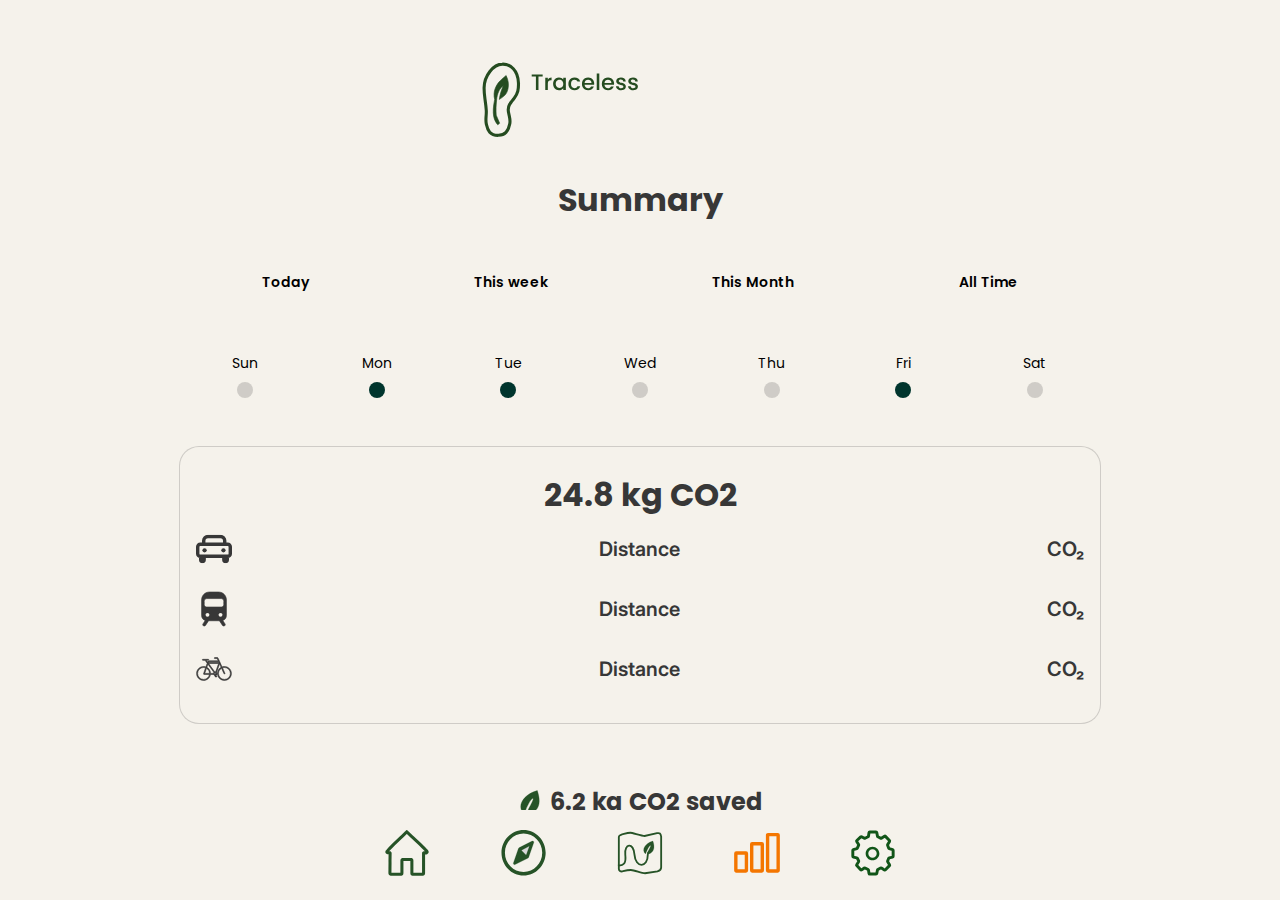
<file: html/summary.html>
<!DOCTYPE html>
<html lang="en">

<head>
    <meta charset="UTF-8">
    <meta name="viewport" content="width=device-width, initial-scale=1.0">
    <link rel="stylesheet" href="../css/summary.css">
    <link rel="stylesheet" href="../css/global-styles/header.css">
    <link rel="stylesheet" href="../css/global-styles/nav.css">
    <link rel="stylesheet" href="../css/global-styles/colors.css">
    <link rel="stylesheet" href="../css/global-styles/fonts.css">
    <title>Traceless</title>
</head>

<body>
    <div class="container">
        <div class="scrollable">
            <div id="header">
                <img src="../assets/logo/LogoGreenSmallText.svg" alt="Icon" class="logo">
            </div>

            <div class="main">
                <h1>Summary</h1>

                <!-- Date Range Buttons -->
                <div class="summary-range">
                    <button class="summary-btn">Today</button>
                    <button class="summary-btn">This week</button>
                    <button class="summary-btn">This Month</button>
                    <button class="summary-btn">All Time</button>
                </div>

                <!-- Week Activity Circles -->
                <ul class="week-list">
                    <li class="day-item">
                        <span class="day-name">Sun</span>
                        <span class="dot"></span>
                    </li>
                    <li class="day-item">
                        <span class="day-name">Mon</span>
                        <span class="dot active"></span>
                    </li>
                    <li class="day-item">
                        <span class="day-name">Tue</span>
                        <span class="dot active"></span>
                    </li>
                    <li class="day-item">
                        <span class="day-name">Wed</span>
                        <span class="dot"></span>
                    </li>
                    <li class="day-item">
                        <span class="day-name">Thu</span>
                        <span class="dot"></span>
                    </li>
                    <li class="day-item">
                        <span class="day-name">Fri</span>
                        <span class="dot active"></span>
                    </li>
                    <li class="day-item">
                        <span class="day-name">Sat</span>
                        <span class="dot"></span>
                    </li>
                </ul>


                <!-- CO2 Box -->
                <div class="summary-co2-box">
                    <h2><strong>24.8 kg CO2</strong></h2>
                    <div class="summary-row">
                        <img src="../assets/icons/Vehicles/car/CarGray.svg">
                        <span>Distance</span>
                        <span>CO₂</span>
                    </div>
                    <div class="summary-row">
                        <img src="../assets/icons/Vehicles/train/TrainGray.svg">
                        <span>Distance</span>
                        <span>CO₂</span>
                    </div>
                    <div class="summary-row">
                        <img src="../assets/icons/Vehicles/Bike/BikeGray.svg">
                        <span>Distance</span>
                        <span>CO₂</span>
                    </div>
                </div>

                <!-- CO2 Saved -->
                <div class="summary-saved">
                    <img src="../assets/icons/Other/leaf.svg" alt="Leaf" class="leaf-icon">
                    <strong>6.2 kg CO2 saved</strong>
                </div>
            </div>
        </div>

        <div id="nav">
            <a href="../index.html" class="nav-item">
                <img src="../assets/icons/Nav/Green/HomeGreen.svg" alt="Home" class="nav-icon">
            </a>
            <a href="explore.html" class="nav-item">
                <img src="../assets/icons/Nav/Green/ExploreGreen.svg" alt="Explore" class="nav-icon">
            </a>
            <a href="plan.html" class="nav-item">
                <img src="../assets/icons/Nav/Green/CalculateGreen.svg" alt="Settings" class="nav-icon">
            </a>
            <a href="summary.html" class="nav-item">
                <img src="../assets/icons/Nav/Orange/SummaryOrange.svg" alt="Settings" class="nav-icon">
            </a>
            <a href="settings.html" class="nav-item">
                <img src="../assets/icons/Nav/Green/SettingsGreen.svg" alt="Settings" class="nav-icon">
            </a>
        </div>
    </div>

</body>

</html>
</file>
<file: css/summary.css>
* {
  margin: 0;
  padding: 0;
  box-sizing: border-box;
}

body {
  margin: 0;
  padding: 0;
  text-align: center;
  background-color: var(--secondary-color);
}

h1 {
  color: var(--neutral-color);
  font-family: Poppins;
  font-size: 2rem;
  font-style: normal;
  font-weight: 700;
  line-height: normal;
}

.scrollable {
  overflow-y: auto;
  display: inherit;
  flex-direction: inherit;
  justify-content: inherit;
  align-items: inherit;
  margin-bottom: 90px;
}

.container {
  display: flex;
  flex-direction: column;
  justify-content: flex-start;
  align-items: center;
  height: 100vh;
  position: relative;
  padding: 0;
}

.main {
  padding-top: 36px; /* ADOPT LATER */
  padding-bottom: 36px;
  flex: 1;
  display: flex;
  flex-direction: column;
  gap: 36px;
  justify-content: space-between;
  align-items: center;
  width: 90vw;
  max-height: calc(100vh - 60px - 90px - 80px);
}


.summary-range {
  display: flex;
  justify-content: space-around;
  width: 80%;
  padding: 12px 0;
}

.summary-btn {
  background: none;
  border: none;
  font-family: Poppins;
  font-weight: 600;
  font-size: 14px;
  cursor: pointer;
}

.week-list {
  display: flex;
  justify-content: space-between;
  align-items: center;
  padding: 12px 0;
  width: 80%;
}

.day-item {
  flex: 1;
  display: flex;
  flex-direction: column;
  align-items: center;
  gap: 4px;
  font-family: Poppins;
}

.day-name {
  font-size: 14px;
  margin-bottom: 4px;
  font-family: Poppins;
}


.dot {
  width: 16px;
  height: 16px;
  border-radius: 50%;
  background-color: var(--neutral-color-20);
}

.dot.active {
  background-color: var(--primary-color);
}

.summary-co2-box {
  background-color: var(--secondary-color);
  border-radius: 20px;
  padding: 24px 16px;
  border: 1px solid var(--neutral-color-20);
  width: 80%;
  display: flex;
  flex-direction: column;
  align-items: center;
}


.summary-row {
  display: flex;
  justify-content: space-between;
  align-items: center;
  margin: 12px 0;
  width: 100%;
}

.summary-row img {
  width: 36px;
  height: 36px;
}


.summary-saved {
  margin-top: 24px;
  display: flex;
  align-items: center;
  gap: 8px;
  font-family: Poppins;
  font-size: 16px;
}

.leaf-icon {
  width: 24px;
  height: 24px;
}

/*fonts*/



.summary-co2-box h2 {
  font-family: Poppins;
  font-weight: 500;
  font-size: 32px;
  color: var(--neutral-color);
  text-align: center;
}

.summary-row span {
  font-family: Inter;
  font-weight: 500;
  font-size: 20px;
  color: var(--neutral-color);
}

.summary-saved {
  font-family: Poppins;
  font-weight: 400;
  font-size: 24px;
  color: var(--neutral-color);
}















/*@media (max-width: 425px) {
  .summary-co2-box {
    width: 100%;
    max-width: 380px;
    padding: 24px 16px;
    border-radius: 16px;
    margin: 0 auto;
    display: flex;
    flex-direction: column;
    align-items: center;
    gap: 16px;
  }

  .summary-co2-box h2 {
    font-size: 24px;
    font-family: Poppins;
    font-weight: 700;
  }

  .summary-row {
    display: flex;
    justify-content: space-between;
    align-items: center;
    width: 100%;
    padding: 4px 0;
    font-size: 14px;
    font-family: Poppins;
  }

  .summary-row img {
    width: 28px;
    height: 28px;
    flex-shrink: 0;
  }

  .summary-row span {
    flex: 1;
    text-align: center;
  }

  .summary-row span:last-child {
    text-align: right;
  }
}

@media (min-width: 376px) and (max-width: 600px) {
  .main {
    padding: 36px 16px;
  }

  .summary-co2-box {
    width: 100%;
    max-width: 393px;
    padding: 24px 16px;
    border-radius: 16px;
    margin: 0 auto;
    display: flex;
    flex-direction: column;
    align-items: center;
    gap: 16px;
  }
}
</file>
<file: css/global-styles/header.css>
#header {
  /* ADOPT LATER */
  height: 140px;
  width: 100vw;
}

.logo {
  height: 80px; /* ADOPT LATER */
  position: relative;
  top:60px;
  left: -5rem;
}
</file>
<file: css/global-styles/nav.css>
#nav {
  position: fixed;
  bottom: 0;
  display: flex;
  height: 90px;
  justify-content: space-between;
  justify-self: center;
  align-items: center;
  gap: 5vw;
  background-color: var(--secondary-color);
  width: 90vw;
}

.nav-icon {
    width: 46px;
    height: 46px;
}

/* Small phones (<= 480px) */
@media (max-width: 480px) {
  #nav {
    width: 90vw;
  }

  .nav-icon {
    width: 36px;
    height: 36px;
  }
}

/* Tablets (481px to 768px) */
@media (min-width: 481px) and (max-width: 768px) {
  #nav {
    width: 80vw;
  }
}

/* Desktops (769px and up) */
@media (min-width: 769px) {
  #nav {
    width: 40vw;
  }
}
</file>
<file: css/global-styles/colors.css>
/* https://developer.mozilla.org/en-US/docs/Web/CSS/var */
:root {
  --primary-color: #00352d;
  --primary-color-50: rgba(0,	53,	45, 0.5);
  --secondary-color: #f5f2eb;
  --neutral-color: #373737;
  --neutral-color-20: rgba(55, 55, 55, 0.2);
  --accent-color: #f47600;
  --accent-color-50: rgba(244, 118,	0, 0.5);
  --support-color-moss: #b6c578;
  --support-color-leaf: #bacdb1;
  --support-color-dark-green: #234d20;
  --support-color-deep-forest: #234d20;
  --support-color-smooth-dark-forest: #2B5246;
}
</file>
<file: css/global-styles/fonts.css>
/* Poppins ----------------*/
/* normal */
@font-face {
  font-family: "Poppins";
  src: url("../../assets/fonts/poppins/Poppins-Regular.ttf") format("truetype");
  font-weight: 400;
  font-style: normal;
}

/* italic */
@font-face {
  font-family: "Poppins";
  src: url("../../assets/fonts/poppins/Poppins-Italic.ttf") format("truetype");
  font-weight: 400;
  font-style: italic;
}

/* semi-bold */
@font-face {
  font-family: "Poppins";
  src: url("../../assets/fonts/poppins/Poppins-SemiBold.ttf") format("truetype");
  font-weight: 600;
  font-style: normal;
}

/* bold */
@font-face {
  font-family: "Poppins";
  src: url("../../assets/fonts/poppins/Poppins-Bold.ttf") format("truetype");
  font-weight: 700;
  font-style: bold;
}

/* Inter ----------------*/
/* normal */
@font-face {
  font-family: "Inter";
  src: url("../../assets/fonts/inter/Inter_28pt-Regular.ttf") format("truetype");
  font-weight: 100;
  font-style: normal;
}

/* italic */
@font-face {
  font-family: "Inter";
  src: url("../../assets/fonts/inter/Inter_28pt-Italic.ttf") format("truetype");
  font-weight: 200;
  font-style: italic;
}

/* bold */
@font-face {
  font-family: "Inter";
  src: url("../../assets/fonts/inter/Inter_28pt-Bold.ttf") format("truetype");
  font-weight: 300;
  font-style: bold;
}

/* semi-bold */
@font-face {
  font-family: "Inter";
  src: url("../../assets/fonts/inter/Inter_28pt-SemiBold.ttf") format("truetype");
  font-weight: 400;
  font-style: normal;
}
</file>
